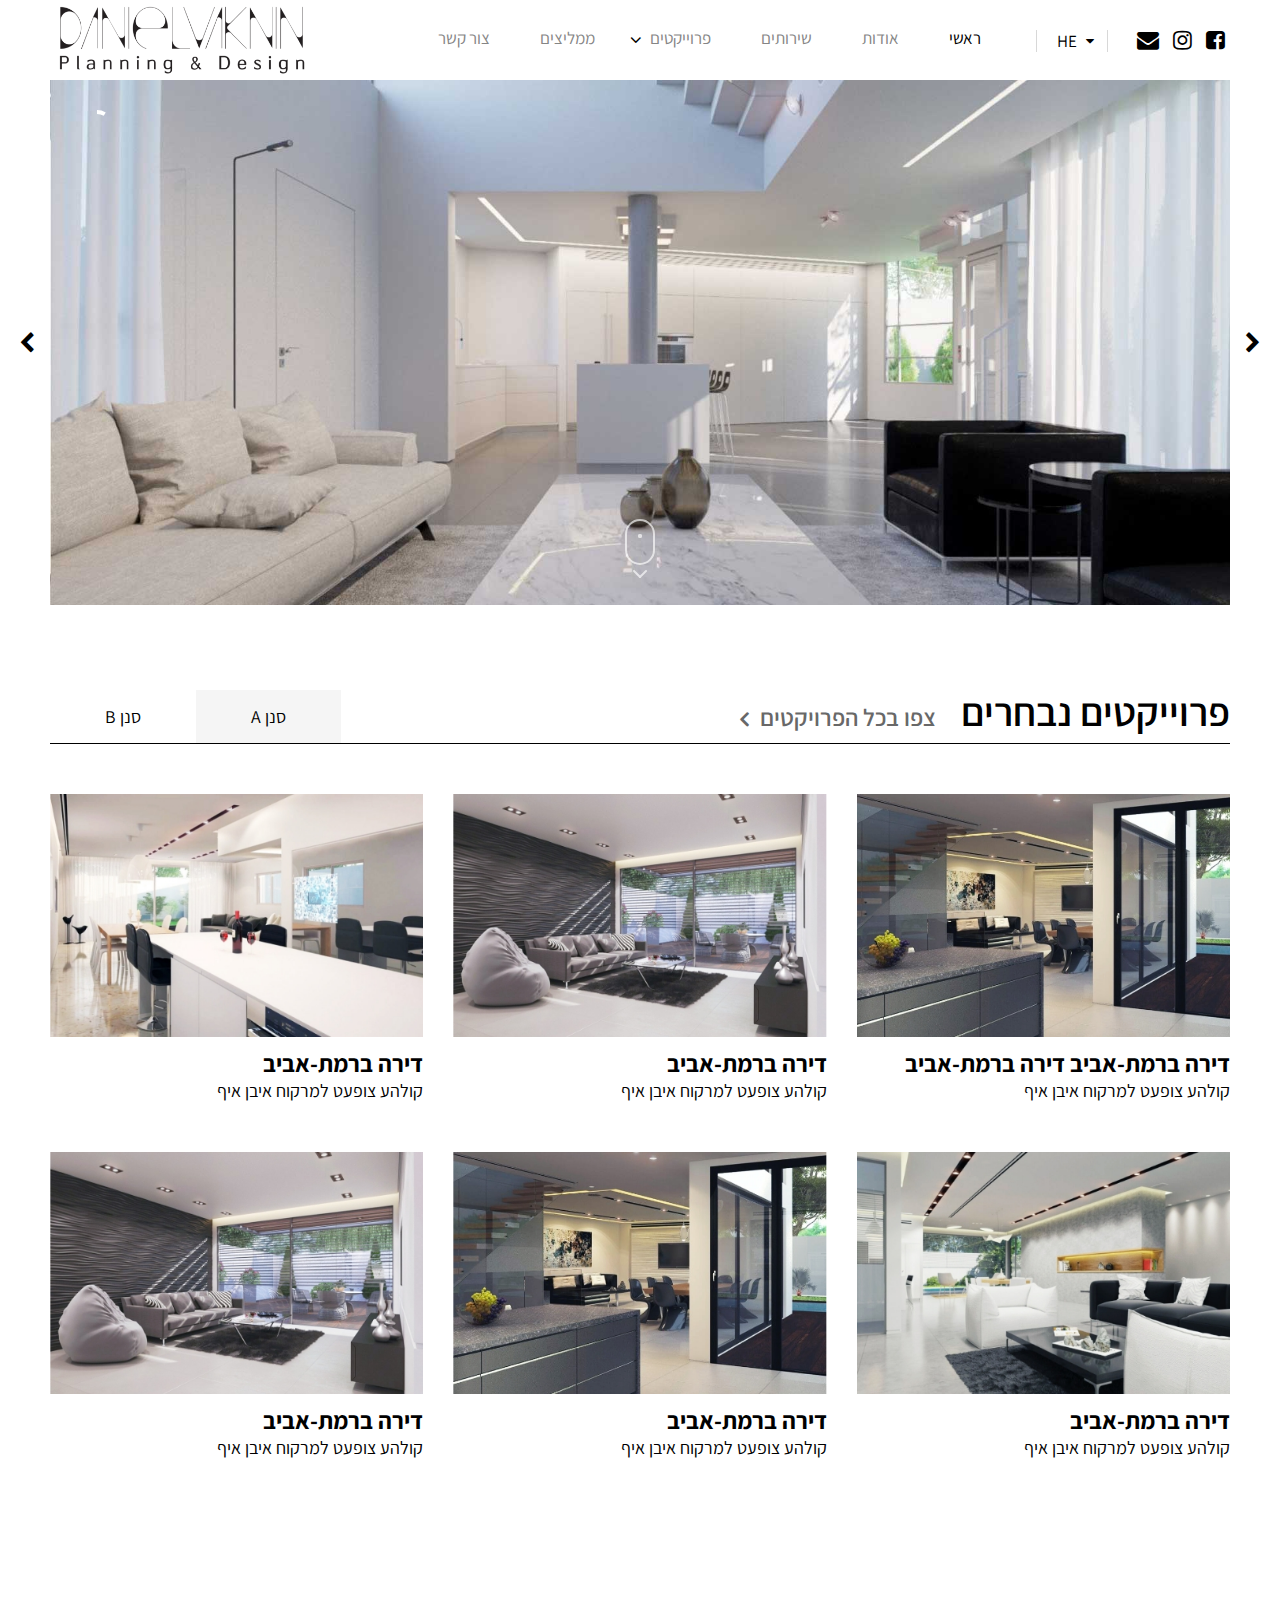
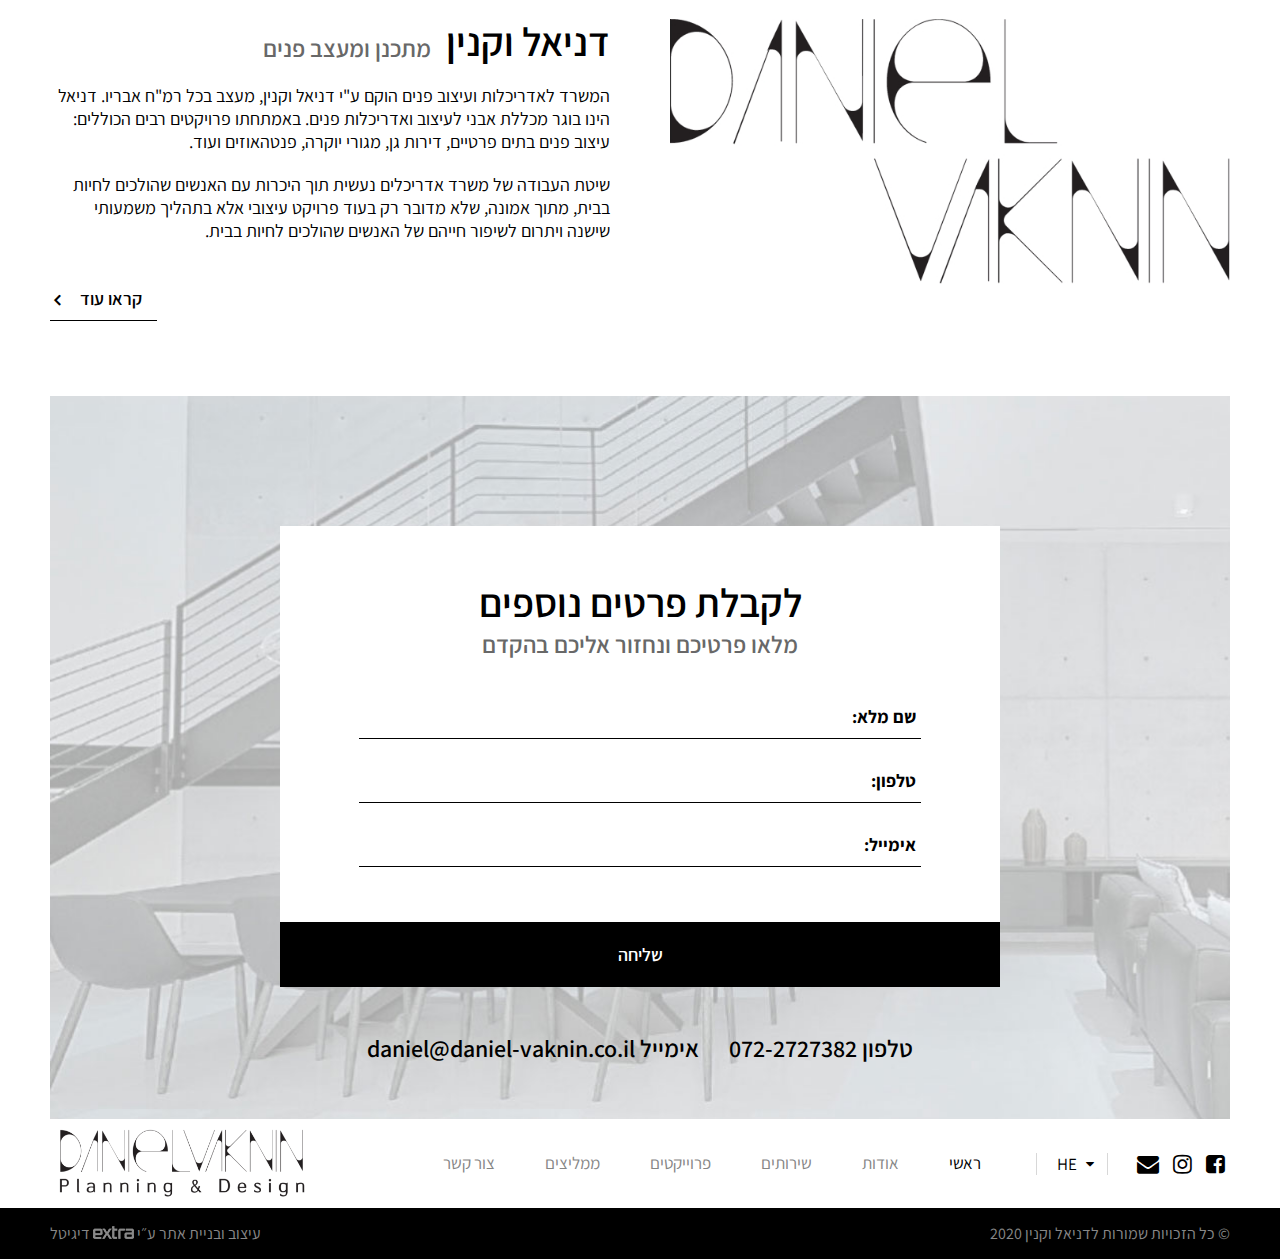
<file: app/index.html>
<!DOCTYPE html>
<html lang="en">
<head>
	<meta charset="UTF-8">
	<meta name="viewport" content="width=device-width, initial-scale=1.0">
	<link rel='shortcut icon' type='image/x-icon' href='images/favicon.ico' />
	<title>אדריכלות ועיצוב פנים | מעצב פנים ברמה גבוהה! - דניאל וקנין</title>
	<link rel="stylesheet" href="https://maxcdn.bootstrapcdn.com/font-awesome/4.7.0/css/font-awesome.min.css">
	<script src="js/jquery-3.2.0.min.js"></script>
	<script src="js/main.js"></script>

	<link rel="stylesheet" href="plugins/owl-carousel/owl.carousel.css">
	<script src="plugins/owl-carousel/owl.carousel.js"></script> 
	
	<link rel="stylesheet" href="plugins/fancybox/jquery.fancybox.css">
	<script src="plugins/fancybox/jquery.fancybox.js"></script> 
	
	<script src="plugins/scrollreveal/scrollreveal.js"></script> 
	<link rel="stylesheet" href="plugins/masterslider/style/masterslider.css" />  
	
	<script src="plugins/masterslider/masterslider.js"></script>
	
	<script src="plugins/mmenu/jquery-simple-mobilemenu.js"></script>
	<link rel="stylesheet" href="plugins/mmenu/styles/jquery-simple-mobilemenu-slide.css">

	<link rel="stylesheet" href="css/style.css">
</head>
<body>

	<header>
		<div class="header-inner">
			<div class="contacts">
				<a href="#" class="contact">
					<i class="fa fa-facebook-square" aria-hidden="true"></i>
				</a>
				<a href="#" class="contact">
					<i class="fa fa-instagram" aria-hidden="true"></i>
				</a>
				<a href="#" class="contact">
					<i class="fa fa-envelope" aria-hidden="true"></i>
				</a>
				<div class="lang">
					<p class="title">HE</p>
					<div class="dropdown">
						<a href="#">EN</a>
						<a href="#">FR</a>
						<a href="#">SP</a>
					</div>
				</div>
			</div>
			

			<div class="mobile-menu-cont">
				<ul class="mobile_menu">
					<li class="current_page_item"><a href="">ראשי</a></li>
					<li><a href="">אודות</a></li>
					<li><a href="">כתבות</a></li>
					<li><a href="">כתבות</a></li>
					<li><a href="">כיסוי קופות חולים</a></li>
					<li><a href="">יצירת קשר</a></li>
				</ul>
			</div>

   
			<div class="menu-cont">
				<ul class="main-menu">
					<li class="current_page_item"><a href="">ראשי</a></li>
					<li><a href="">אודות</a></li>
					<li><a href="">שירותים</a></li>
					<li  class="menu-item-has-children">
						<a href="">פרוייקטים</a>
						<ul class="sub-menu">
							<li class="menu-item"><a href="#">עיצוב דירות יוקרה</a></li>
							<li class="menu-item"><a href="#">עיצוב פנים מודרני</a></li>
							<li class="menu-item"><a href="#">עיצוב פנים מטבחים</a></li>
						</ul>
					</li>
					<li><a href="">ממליצים</a></li>
					<li><a href="">צור קשר</a>
						</li>
				</ul>
			</div>

			

			<a class="logo-cont" href="#">
				<img src="images/logo.png" alt="">
			</a>
		</div>
	</header>

	<section class="slider-top">

		<div class="master-slider ms-skin-default" id="masterslider">
		    <div class="ms-slide">
		        <img src="plugins/masterslider/style/blank.gif" data-src="images/index/slider-top/1.jpg" alt="lorem ipsum dolor sit"/>
		    </div>
		    <div class="ms-slide">
		        <img src="plugins/masterslider/style/blank.gif" data-src="images/index/slider-top/2.jpg" alt="lorem ipsum dolor sit"/>
		    </div>
		    <div class="ms-slide">
		        <img src="plugins/masterslider/style/blank.gif" data-src="images/index/slider-top/3.jpg" alt="lorem ipsum dolor sit"/>
		    </div>
		    <div class="ms-slide">
		        <img src="plugins/masterslider/style/blank.gif" data-src="images/index/slider-top/4.jpg" alt="lorem ipsum dolor sit"/>
		    </div>


		</div>

		<div class="wrap-scrolldownhoney">
			<div class="scrolldownhoney">
				<svg height="30" width="10">
					<circle class="scrolldownhoney-c1" cx="5" cy="15" r="2" />
					<circle class="scrolldownhoney-c2" cx="5" cy="15" r="2" />
				</svg>
				<svg height="30" width="30">
					<line x1="11" y1="15" x2="17" y2="21" />
					<line x1="17" y1="21" x2="23" y2="15" />
				</svg>
			</div>
		</div>
	</section>

	<section class="projects">
		<div class="section-inner">
			<div class="section-title">
				<p class="main">פרוייקטים נבחרים</p>
				<div class="middle">
					<a href="#" class="btn-more">צפו בכל הפרויקטים</a>
				</div>
				<div class="filters">
					<div class="item active">סנן A</div>
					<div class="item">סנן B</div>
				</div>
			</div>

			<a class="boxes">
				<div class="box">
					<div class="inner">
						<div class="image"><img src="images/index/projects/1.jpg" alt=""></div>
						<div class="info">
							<p class="title">דירה ברמת-אביב דירה ברמת-אביב</p>
							<p class="description">קולהע צופעט למרקוח איבן איף</p>
						</div>
					</div>
				</div>
				<div class="box">
					<div class="inner">
						<div class="image"><img src="images/index/projects/2.jpg" alt=""></div>
						<div class="info">
							<p class="title">דירה ברמת-אביב</p>
							<p class="description">קולהע צופעט למרקוח איבן איף</p>
						</div>
					</div>
				</div>
				<div class="box">
					<div class="inner">
						<div class="image"><img src="images/index/projects/3.jpg" alt=""></div>
						<div class="info">
							<p class="title">דירה ברמת-אביב</p>
							<p class="description">קולהע צופעט למרקוח איבן איף</p>
						</div>
					</div>
				</div>
				<div class="box">
					<div class="inner">
						<div class="image"><img src="images/index/projects/4.jpg" alt=""></div>
						<div class="info">
							<p class="title">דירה ברמת-אביב</p>
							<p class="description">קולהע צופעט למרקוח איבן איף</p>
						</div>
					</div>
				</div>
				<div class="box">
					<div class="inner">
						<div class="image"><img src="images/index/projects/1.jpg" alt=""></div>
						<div class="info">
							<p class="title">דירה ברמת-אביב</p>
							<p class="description">קולהע צופעט למרקוח איבן איף</p>
						</div>
					</div>
				</div>
				<div class="box">
					<div class="inner">
						<div class="image"><img src="images/index/projects/2.jpg" alt=""></div>
						<div class="info">
							<p class="title">דירה ברמת-אביב</p>
							<p class="description">קולהע צופעט למרקוח איבן איף</p>
						</div>
					</div>
				</div>
			</a>
		</div>
	</section>

	<section class="about">
		<div class="section-inner">
			<div class="parts">
				<div class="part">
					<img src="images/index/about.jpg" alt="">
				</div>

				<div class="part">
					<div class="title">
						<p class="main">דניאל וקנין</p>
						<p class="sub">מתכנן ומעצב פנים</p>
					</div>
					<div class="content">
						<p>המשרד לאדריכלות ועיצוב פנים הוקם ע"י דניאל וקנין, מעצב בכל רמ"ח אבריו. דניאל הינו בוגר מכללת אבני לעיצוב ואדריכלות פנים. באמתחתו פרויקטים רבים הכוללים: עיצוב פנים בתים פרטיים, דירות גן, מגורי יוקרה, פנטהאוזים ועוד.</p>

						<p>שיטת העבודה של משרד אדריכלים נעשית תוך היכרות עם האנשים שהולכים לחיות בבית, מתוך אמונה, שלא מדובר רק בעוד פרויקט עיצובי אלא בתהליך משמעותי שישנה ויתרום לשיפור חייהם של האנשים שהולכים לחיות בבית.</p>
					</div>

					<a href="#" class="btn-more">קראו עוד</a>
				</div>
			</div>
		</div>
	</section>
	
	<footer class="footer">
		<div class="part-top">
			<div class="section-inner">
				<div class="cont-form">
					<div class="inner">
						<p class="title">לקבלת פרטים נוספים</p>
						<p class="subtitle">מלאו פרטיכם ונחזור אליכם בהקדם</p>
						<div role="form" class="wpcf7" id="wpcf7-f5-o1" lang="en-US" dir="ltr">
						<div class="screen-reader-response"></div>
						<form action="/#wpcf7-f5-o1" method="post" class="wpcf7-form" novalidate="novalidate">
						<span class="wpcf7-form-control-wrap your-name"><input type="text" name="your-name" value="" size="40" class="wpcf7-form-control wpcf7-text wpcf7-validates-as-required" aria-required="true" aria-invalid="false" placeholder="שם מלא:"></span>
						<span class="wpcf7-form-control-wrap tel-19"><input type="tel" name="tel-19" value="" size="40" class="wpcf7-form-control wpcf7-text wpcf7-tel wpcf7-validates-as-tel" aria-invalid="false" placeholder="טלפון:"></span>
						<span class="wpcf7-form-control-wrap your-email"><input type="email" name="your-email" value="" size="40" class="wpcf7-form-control wpcf7-text wpcf7-email wpcf7-validates-as-required wpcf7-validates-as-email" aria-required="true" aria-invalid="false" placeholder="אימייל:"></span>
						<input type="submit" value="שליחה" class="wpcf7-form-control wpcf7-submit"><span class="ajax-loader"></span><div class="wpcf7-response-output wpcf7-display-none"></div></form></div>
						
					</div>
				</div>

				<div class="contacts">
					<a href="#" class="contact">טלפון 072-2727382</a>
					<a href="#" class="contact">אימייל daniel@daniel-vaknin.co.il </a>
				</div>

			</div>
		</div>
		
		<div class="part-middle">
			<div class="contacts">
				<a href="#" class="contact">
					<i class="fa fa-facebook-square" aria-hidden="true"></i>
				</a>
				<a href="#" class="contact">
					<i class="fa fa-instagram" aria-hidden="true"></i>
				</a>
				<a href="#" class="contact">
					<i class="fa fa-envelope" aria-hidden="true"></i>
				</a>
				<div class="lang">
					<p class="title">HE</p>
					<div class="dropdown">
						<a href="#">EN</a>
						<a href="#">FR</a>
						<a href="#">SP</a>
					</div>
				</div>
			</div>
			
   
			<div class="menu-cont">
				<ul class="main-menu">
					<li class="current_page_item"><a href="">ראשי</a></li>
					<li><a href="">אודות</a></li>
					<li><a href="">שירותים</a></li>
					<li  class=""><a href="">פרוייקטים</a></li>
					<li><a href="">ממליצים</a></li>
					<li><a href="">צור קשר</a></li>
				</ul>
			</div>

			

			<a class="logo-cont" href="#">
				<img src="images/logo.png" alt="">
			</a>
		</div>

		<div class="part-bottom">
			<p class="copy">© כל הזכויות שמורות לדניאל וקנין 2020</p>
	
			<p class="credit">
				<span>עיצוב ובניית אתר ע״י </span>
				<img src="images/logoextra.png" alt="">
				<span>דיגיטל</span>
			</p>
		</div>
	</footer>

	<script>
		$(document).ready(function ($) {
			var sliderTop = new MasterSlider();
			var w = $(window).width();
			var h = w/2.247;
			if(w <= 600) {
			 	w = $(window).width();
			 	h = 500
			}
		    sliderTop.setup('masterslider' , {
				width           : w,
				height          : h,
				minHeight       : 0,
				space           : 0,
				start           : 1,
				grabCursor      : true,
				swipe           : true,
				mouse           : true,
				keyboard        : true,
	
				wheel           : false,
				autoplay        : true,
                instantStartLayers:true,
				mobileBGVideo:false,
				loop            : true,
				shuffle         : false,
				preload         : 0,
				heightLimit     : true,
				autoHeight      : false,
				smoothHeight    : true,
				endPause        : false,
				overPause       : false,
				fillMode        : "fill",
				centerControls  : false,
				startOnAppear   : false,
				layersMode      : "center",
				autofillTarget  : "",
				hideLayers      : false,
				fullscreenMargin: 50,
				speed           : 10,
				dir             : "h",
				view            : "parallaxMask"
			});
			sliderTop.control('arrows' , {autohide:false}); // here 
			sliderTop.control('circletimer' , {color:"#fff",radius:15, stroke:4, hideUnder:950});

			$(".wrap-scrolldownhoney").on("click", function(){
				$('html, body').animate({ scrollTop: $(".projects").offset().top
				}, 1000)
			});

			$(".lang .title").on("click", function(){
				$(".lang .dropdown").slideToggle();
			});
		});
	</script>
</body>
</html>
</file>
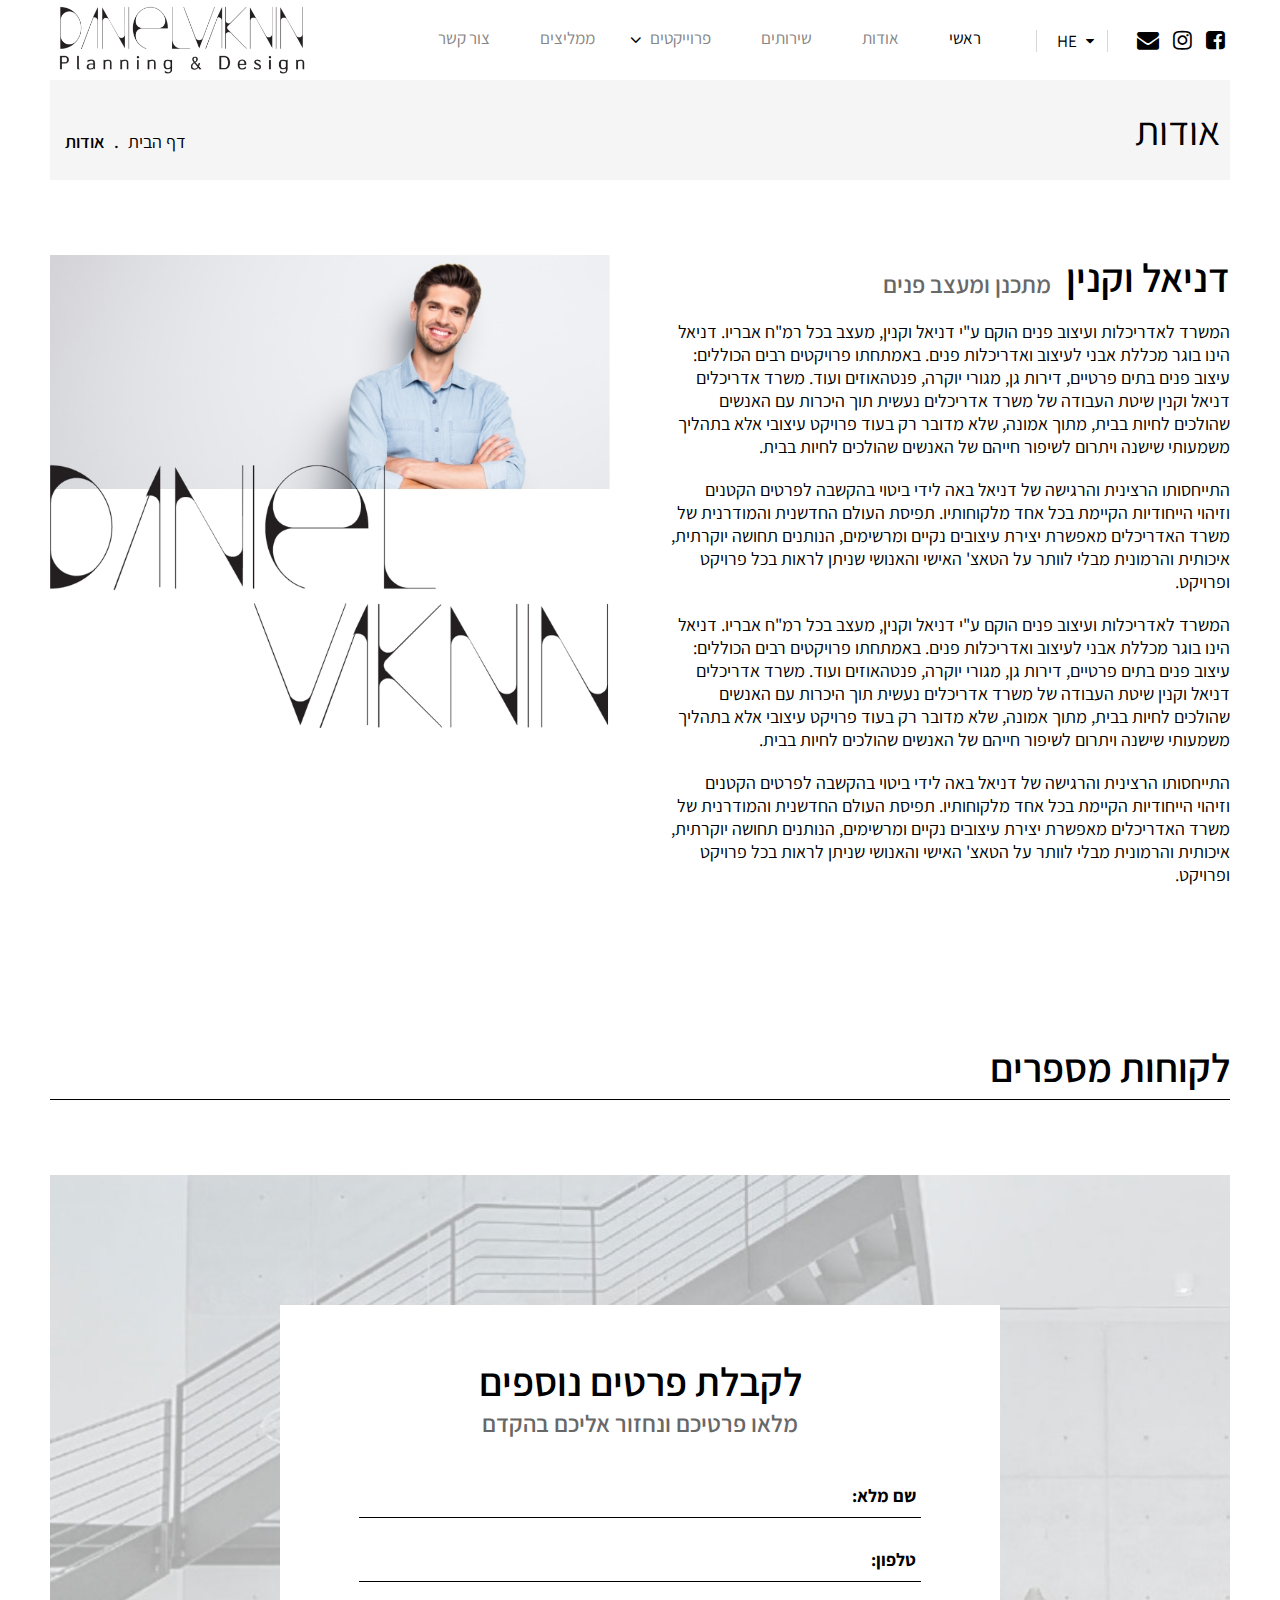
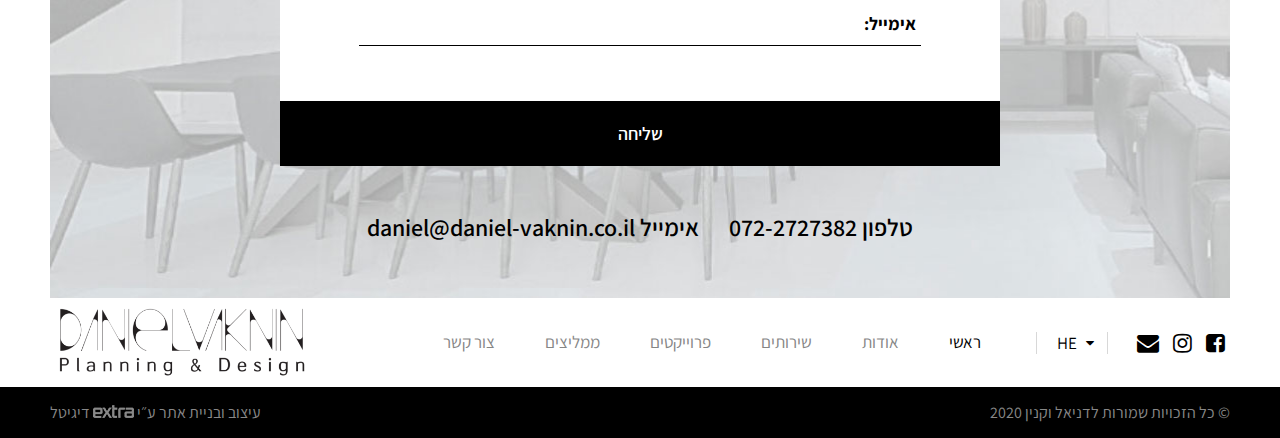
<file: app/about.html>
<!DOCTYPE html>
<html lang="en">
<head>
	<meta charset="UTF-8">
	<meta name="viewport" content="width=device-width, initial-scale=1.0">
	<link rel='shortcut icon' type='image/x-icon' href='images/favicon.ico' />
	<title>אדריכלות ועיצוב פנים | מעצב פנים ברמה גבוהה! - דניאל וקנין</title>
	<link rel="stylesheet" href="https://maxcdn.bootstrapcdn.com/font-awesome/4.7.0/css/font-awesome.min.css">
	<script src="js/jquery-3.2.0.min.js"></script>
	<script src="js/main.js"></script>

	<link rel="stylesheet" href="plugins/owl-carousel/owl.carousel.css">
	<script src="plugins/owl-carousel/owl.carousel.js"></script> 
	
	<link rel="stylesheet" href="plugins/fancybox/jquery.fancybox.css">
	<script src="plugins/fancybox/jquery.fancybox.js"></script> 
	
	<script src="plugins/scrollreveal/scrollreveal.js"></script> 
	<link rel="stylesheet" href="plugins/masterslider/style/masterslider.css" />  
	
	<script src="plugins/masterslider/masterslider.js"></script>
	
	<script src="plugins/mmenu/jquery-simple-mobilemenu.js"></script>
	<link rel="stylesheet" href="plugins/mmenu/styles/jquery-simple-mobilemenu-slide.css">

	<link rel="stylesheet" href="css/style.css">
</head>
<body>

	<header>
		<div class="header-inner">
			<div class="contacts">
				<a href="#" class="contact">
					<i class="fa fa-facebook-square" aria-hidden="true"></i>
				</a>
				<a href="#" class="contact">
					<i class="fa fa-instagram" aria-hidden="true"></i>
				</a>
				<a href="#" class="contact">
					<i class="fa fa-envelope" aria-hidden="true"></i>
				</a>
				<div class="lang">
					<p class="title">HE</p>
					<div class="dropdown">
						<a href="#">EN</a>
						<a href="#">FR</a>
						<a href="#">SP</a>
					</div>
				</div>
			</div>
			

			<div class="mobile-menu-cont">
				<ul class="mobile_menu">
					<li class="current_page_item"><a href="">ראשי</a></li>
					<li><a href="">אודות</a></li>
					<li><a href="">כתבות</a></li>
					<li><a href="">כתבות</a></li>
					<li><a href="">כיסוי קופות חולים</a></li>
					<li><a href="">יצירת קשר</a></li>
				</ul>
			</div>

   
			<div class="menu-cont">
				<ul class="main-menu">
					<li class="current_page_item"><a href="">ראשי</a></li>
					<li><a href="">אודות</a></li>
					<li><a href="">שירותים</a></li>
					<li  class="menu-item-has-children">
						<a href="">פרוייקטים</a>
						<ul class="sub-menu">
							<li class="menu-item"><a href="#">עיצוב דירות יוקרה</a></li>
							<li class="menu-item"><a href="#">עיצוב פנים מודרני</a></li>
							<li class="menu-item"><a href="#">עיצוב פנים מטבחים</a></li>
						</ul>
					</li>
					<li><a href="">ממליצים</a></li>
					<li><a href="">צור קשר</a>
						</li>
				</ul>
			</div>

			

			<a class="logo-cont" href="#">
				<img src="images/logo.png" alt="">
			</a>
		</div>
	</header>

	<section class="top-inner">
		<div class="section-inner">
			<p class="title">אודות</p>
			<div class="breadcrumbs">
				<p class="line"><span><span><a href="#">דף הבית</a> . <span class="breadcrumb_last">אודות</span></span></span></p>
			</div>
		</div>
	</section>

	<section class="about">
		<div class="section-inner">
			<div class="parts">
				<div class="part">
					<div class="title">
						<p class="main">דניאל וקנין</p>
						<p class="sub">מתכנן ומעצב פנים</p>
					</div>
					<div class="content">
						<p>המשרד לאדריכלות ועיצוב פנים הוקם ע"י דניאל וקנין, מעצב בכל רמ"ח אבריו. דניאל הינו בוגר מכללת אבני לעיצוב ואדריכלות פנים. באמתחתו פרויקטים רבים הכוללים: עיצוב פנים בתים פרטיים, דירות גן, מגורי יוקרה, פנטהאוזים ועוד. משרד אדריכלים דניאל וקנין שיטת העבודה של משרד אדריכלים נעשית תוך היכרות עם האנשים שהולכים לחיות בבית, מתוך אמונה, שלא מדובר רק בעוד פרויקט עיצובי אלא בתהליך משמעותי שישנה ויתרום לשיפור חייהם של האנשים שהולכים לחיות בבית.</p>

 						<p>התייחסותו הרצינית והרגישה של דניאל באה לידי ביטוי בהקשבה לפרטים הקטנים וזיהוי הייחודיות הקיימת בכל אחד מלקוחותיו. תפיסת העולם החדשנית והמודרנית של משרד האדריכלים מאפשרת יצירת עיצובים נקיים ומרשימים, הנותנים תחושה יוקרתית, איכותית והרמונית מבלי לוותר על הטאצ' האישי והאנושי שניתן לראות בכל פרויקט ופרויקט.</p>

 						<p>המשרד לאדריכלות ועיצוב פנים הוקם ע"י דניאל וקנין, מעצב בכל רמ"ח אבריו. דניאל הינו בוגר מכללת אבני לעיצוב ואדריכלות פנים. באמתחתו פרויקטים רבים הכוללים: עיצוב פנים בתים פרטיים, דירות גן, מגורי יוקרה, פנטהאוזים ועוד. משרד אדריכלים דניאל וקנין שיטת העבודה של משרד אדריכלים נעשית תוך היכרות עם האנשים שהולכים לחיות בבית, מתוך אמונה, שלא מדובר רק בעוד פרויקט עיצובי אלא בתהליך משמעותי שישנה ויתרום לשיפור חייהם של האנשים שהולכים לחיות בבית.</p>

 						<p>התייחסותו הרצינית והרגישה של דניאל באה לידי ביטוי בהקשבה לפרטים הקטנים וזיהוי הייחודיות הקיימת בכל אחד מלקוחותיו. תפיסת העולם החדשנית והמודרנית של משרד האדריכלים מאפשרת יצירת עיצובים נקיים ומרשימים, הנותנים תחושה יוקרתית, איכותית והרמונית מבלי לוותר על הטאצ' האישי והאנושי שניתן לראות בכל פרויקט ופרויקט.</p>
					</div>
				</div>

				<div class="part">
					<img src="images/inner/about.jpg" alt="">
				</div>
			</div>
		</div>
	</section>

	<section class="testimonials">
		<div class="section-inner">
			<div class="section-title">
				<p class="main">לקוחות מספרים</p>
			</div>
		</div>
	</section>
	
	<footer class="footer">
		<div class="part-top">
			<div class="section-inner">
				<div class="cont-form">
					<div class="inner">
						<p class="title">לקבלת פרטים נוספים</p>
						<p class="subtitle">מלאו פרטיכם ונחזור אליכם בהקדם</p>
						<div role="form" class="wpcf7" id="wpcf7-f5-o1" lang="en-US" dir="ltr">
						<div class="screen-reader-response"></div>
						<form action="/#wpcf7-f5-o1" method="post" class="wpcf7-form" novalidate="novalidate">
						<span class="wpcf7-form-control-wrap your-name"><input type="text" name="your-name" value="" size="40" class="wpcf7-form-control wpcf7-text wpcf7-validates-as-required" aria-required="true" aria-invalid="false" placeholder="שם מלא:"></span>
						<span class="wpcf7-form-control-wrap tel-19"><input type="tel" name="tel-19" value="" size="40" class="wpcf7-form-control wpcf7-text wpcf7-tel wpcf7-validates-as-tel" aria-invalid="false" placeholder="טלפון:"></span>
						<span class="wpcf7-form-control-wrap your-email"><input type="email" name="your-email" value="" size="40" class="wpcf7-form-control wpcf7-text wpcf7-email wpcf7-validates-as-required wpcf7-validates-as-email" aria-required="true" aria-invalid="false" placeholder="אימייל:"></span>
						<input type="submit" value="שליחה" class="wpcf7-form-control wpcf7-submit"><span class="ajax-loader"></span><div class="wpcf7-response-output wpcf7-display-none"></div></form></div>
						
					</div>
				</div>

				<div class="contacts">
					<a href="#" class="contact">טלפון 072-2727382</a>
					<a href="#" class="contact">אימייל daniel@daniel-vaknin.co.il </a>
				</div>

			</div>
		</div>
		
		<div class="part-middle">
			<div class="contacts">
				<a href="#" class="contact">
					<i class="fa fa-facebook-square" aria-hidden="true"></i>
				</a>
				<a href="#" class="contact">
					<i class="fa fa-instagram" aria-hidden="true"></i>
				</a>
				<a href="#" class="contact">
					<i class="fa fa-envelope" aria-hidden="true"></i>
				</a>
				<div class="lang">
					<p class="title">HE</p>
					<div class="dropdown">
						<a href="#">EN</a>
						<a href="#">FR</a>
						<a href="#">SP</a>
					</div>
				</div>
			</div>
			
   
			<div class="menu-cont">
				<ul class="main-menu">
					<li class="current_page_item"><a href="">ראשי</a></li>
					<li><a href="">אודות</a></li>
					<li><a href="">שירותים</a></li>
					<li  class=""><a href="">פרוייקטים</a></li>
					<li><a href="">ממליצים</a></li>
					<li><a href="">צור קשר</a></li>
				</ul>
			</div>

			

			<a class="logo-cont" href="#">
				<img src="images/logo.png" alt="">
			</a>
		</div>

		<div class="part-bottom">
			<p class="copy">© כל הזכויות שמורות לדניאל וקנין 2020</p>
	
			<p class="credit">
				<span>עיצוב ובניית אתר ע״י </span>
				<img src="images/logoextra.png" alt="">
				<span>דיגיטל</span>
			</p>
		</div>
	</footer>

	<script>
		$(document).ready(function ($) {

			$(".lang .title").on("click", function(){
				$(".lang .dropdown").slideToggle();
			});
		});
	</script>
</body>
</html>
</file>
<file: app/plugins/masterslider/style/masterslider.css>
/**
 *  Master Slider
 * 	Core css file
 */

.master-slider{
	position: relative;
	visibility: hidden;
	-moz-transform: translate3d(0 , 0 , 0);
}

.master-slider a {
	-webkit-transition: none;
	-o-transition: none;
	transition: none;
}

.master-slider, .master-slider * {
	-webkit-box-sizing: content-box;
	-moz-box-sizing: content-box;
	box-sizing: content-box;
}

.master-slider.before-init{}

.master-slider.ms-fullheight{height: 100%;}

.ms-layout-partialview .ms-view {
	overflow: visible;
	background-color:transparent;
}

.ms-layout-partialview .ms-container { overflow: hidden; }

.master-slider img, .ms-slide-bgvideocont video {max-width:none;}

.ms-ie img{border:none;}
.ms-ie8 * {opacity:inherit;filter:inherit;}
.ms-ie7   {zoom:1;}

.ms-moz .ms-slide-bgcont>img { transform: translateX(0px); }

.ms-loading-container{
	position:absolute;
	width:100%;
	top:0;
}

.ms-slide-auto-height { display: table; }

.ms-loading-container .ms-loading,
.ms-slide .ms-slide-loading {
	width: 36px;
	height: 36px;
	background: url(loading-2.gif) no-repeat center white;
	border-radius: 60px;
	box-shadow: 0px 0px 3px rgba(0,0,0,0.2);
	position: absolute;
	left: 50%;
	top: 50%;
	margin: -18px;
	opacity: 0.9;
}


/* grab cursor */
.ms-no-swipe, .ms-def-cursor{cursor:auto !important;}
.ms-grab-cursor{cursor: url(grab.png), move;}
.ms-grabbing-cursor{cursor: url(grabbing.png), move;}
.ms-ie .ms-grab-cursor{cursor: move;}
.ms-ie .ms-grabbing-cursor {cursor: move;}

.ms-view {
	margin:0px auto;
	overflow:hidden;
	background:black;
	position:relative;
	-webkit-perspective: 2000px;
	-moz-perspective: 2000px;
	-ms-perspective: 2000px;
	perspective: 2000px;
}

.ms-view .ms-slide-container{position:relative;}

.ms-slide {
	position:absolute;
	height:100%;
	-webkit-transform: translateZ(0px);
	-ms-transform: translateZ(0px);
	-o-transform: translateZ(0px);
	transform: translateZ(0px);
}

.ms-wk .ms-slide {
	-webkit-transform-style: preserve-3d;
	transform-style: preserve-3d;
}

.ms-slide.selected {}

.ms-slide .ms-slide-bgcont,
.ms-slide .ms-slide-bgvideocont{
	position: absolute;
	overflow:hidden;
	width: 100%;
}

.ms-slide .ms-slide-link {
	display: block;
	width: 100%;
	height: 100%;
	position: absolute;
	top:0;
	z-index: 110;
}

.ms-ie .ms-slide-link {
	background: url("[data-uri]‌​AA7") 0 0 repeat;
}


.ms-slide .ms-slide-bgvideocont{
	z-index: 105;
	height: 100%;
}

.ms-wk .ms-slide .ms-slide-bgvideocont,
.ms-wk .ms-slide-bgvideocont>video{
	-webkit-transform: translateZ(0.3px);
	transform: translateZ(0.3px);
}

.ms-slide .ms-slide-bgvideo{
	position: absolute;
	top: 0px;
}

.ms-inner-controls-cont, .ms-container {position: relative; margin:0 auto;}
.ms-slide .ms-slide-bgcont img , .ms-container , .ms-inner-controls-cont{
	-webkit-user-select:none;
	-moz-user-select:none;
	-ms-user-select:none;
	user-select:none;
}

.ms-slide .ms-layer,
.ms-fixed-layers .ms-layer,
.ms-overlay-layers .ms-layer {
    position:absolute;
    pointer-events: auto;
}

.ms-layer-mask {
    position: absolute;
    overflow: hidden;
}

.ms-layer-mask .ms-layer{
    position: relative;
}

.ms-slide .ms-slide-layers,
.ms-overlay-layers .ms-slide-layers,
.ms-fixed-layers {
	position: absolute;
	overflow:hidden;
	width:100%;
	height: 100%;
	z-index: 109;
	top:0px;
	pointer-events: none;
}

.ms-slide .ms-slide-video{
	position:absolute;
	top:0;
	z-index: 111;
	background:black;
	padding:0;
	margin: 0;
	border: none;
}

.ms-parallax-layer {
	width: 100%;
	position: absolute;
	top: 0;
}

.ms-scroll-parallax-cont{
	position: absolute;
	top:0;
	width: 100%;
	height: 100%;
}

.ms-wk .ms-scroll-parallax-cont{
	-webkit-transform: translateZ(0.4px);
	transform: translateZ(0.4px);
}

/*.ms-scroll-parallax .ms-sl-selected .ms-scroll-parallax-cont,
.ms-scroll-parallax .ms-sl-selected .ms-slide-bgcont{}
.ms-scroll-parallax .ms-slide-bgcont{}*/

/* ------------------------------------------------------------------------------ */
/* Overlayer layers */
.ms-overlay-layers {
    position: absolute;
    top: 0;
    z-index: 120;
    width: 100%;
    height: 100%;
    pointer-events: none;
}

/*-----------------------------------------------------------*/
.ms-action-layer{cursor: pointer;}
.ms-btn-container{position: absolute;}
.ms-btn {
	text-decoration: none;
	display: inline-block;
	color:black;
	position: relative;
	padding: 8px 15px;
	cursor: pointer;
	white-space: nowrap;
}

.ms-default-btn{
	background: #0074A2;
	border-radius: 5px;
	color: #FFF;
}
.ms-default-btn:hover{background-color: #0098D5;}
.ms-default-btn:active{top:1px;}


.ms-btn-s{
    padding: 14px 17px;
    font-size: 80%;
    line-height: 0;
}

.ms-btn-m{
    padding: 12px 40px;
}

.ms-btn-n{
    padding: 8px 25px;
    font-size: 95%;
}

.ms-btn-l{
    padding: 17px 50px;
    font-size: 120%;
}

.ms-btn-box{}
.ms-btn-round{border-radius: 5px;}
.ms-btn-circle{border-radius: 100px;}
.ms-btn-outline-box{}
.ms-btn-outline-round{border-radius: 5px;}
.ms-btn-outline-circle{border-radius: 100px;}
/*-----------------------------------------------------------*/

.ms-layer.video-box{background:black;}
.ms-layer.video-box iframe{
	padding:0;
	margin: 0;
	border: none;
	position: absolute;
	z-index: 111;
}

.ms-slide .ms-slide-vpbtn , .ms-slide .ms-video-btn{
	position:absolute;
	cursor: pointer;
	z-index: 112;
}

.ms-slide .ms-slide-vcbtn{
	position:absolute;
	cursor: pointer;
	z-index: 113;
}

.ms-slide-vcbtn-mobile{
	position: relative;
	bottom: 0;
	left:0;
	width:100%;
	height: 28px;
	background-color: black;
	color: white;
	text-align: center;
	cursor: pointer;
	z-index: 113;
}

.ms-slide-vcbtn-mobile .ms-vcbtn-txt {
    text-transform: uppercase;
    font-family: sans-serif;
    font-size: 0.75em;
    display: inline-block;
    background: url(video-close-btn.png) no-repeat 0px 3px;
    padding-left: 15px;
    height: 15px;
    color: #DBDBDB;
    margin-top: 7px;
}

.ms-wk .ms-slide .ms-slide-vcbtn,
.ms-wk .ms-slide .ms-slide-layers,
.ms-wk .ms-slide .ms-slide-vpbtn,
.ms-wk .ms-slide .ms-slide-video,
.ms-wk .ms-slide-link {
	-webkit-transform: translateZ(0.44px);
	transform: translateZ(0.44px);
}

.ms-video-img{
	position:absolute;
	width:100%;
	height:100%;
	top:0;
	left:0;
}

.ms-mask-frame{
	overflow:hidden;
	position:absolute;
	float:left;
}

/* controls */

.ms-thumb-list{
	overflow:hidden;
	position:absolute;
}

.ms-thumb-list.ms-dir-h {width: 100%;}
.ms-thumb-list.ms-dir-v {height: 100%; top: 0;}
.ms-thumbs-cont{position: relative;}
.ms-thumb-frame img{width:100%;	height:auto;}
.ms-thumb-frame{
	cursor: pointer;
	float: left;
	overflow: hidden;
	opacity: 0.5;
	-webkit-transition: opacity 300ms;
	-moz-transition: opacity 300ms;
	-ms-transition: opacity 300ms;
	-o-transition: opacity 300ms;
	transition: opacity 300ms;
}
.ms-thumb-frame-selected{ opacity: 1; }

.ms-tabs .ms-thumb-frame {
	background-color: #F6f6f6;
	text-shadow: 0 1px 1px white;
	color: #222;
	border: solid 1px white;
	border-width: 0 1px 1px 0;
	overflow: visible;
	position: relative;
	opacity: 1;
	-webkit-transition: all 300ms ease-out;
    -moz-transition: all 300ms ease-out;
    -ms-transition: all 300ms ease-out;
    -o-transition: all 300ms ease-out;
    transition: all 300ms ease-out;
}

.ms-tabs.ms-dir-h .ms-thumb-frame {margin-top: 12px;}
.ms-tabs.ms-dir-v .ms-thumb-frame {margin-left: 12px;}
.ms-tabs.ms-dir-v.ms-align-left .ms-thumb-frame {margin-left: 0px;}
.ms-tabs.ms-dir-h.ms-align-top {z-index: 140;}
.ms-tabs.ms-dir-h.ms-align-top  .ms-thumb-frame{margin-top: -12px;}
.ms-tabs .ms-thumb{padding: 20px 20px;}
.ms-tabs .ms-thumb-frame-selected {	opacity: 1; background: #EDEDED;}
.ms-tabs .ms-thumb-frame .ms-thumb-ol {
    position: absolute;
    opacity: 0;
    -webkit-transition: all 300ms ease-out;
    -moz-transition: all 300ms ease-out;
    -ms-transition: all 300ms ease-out;
    -o-transition: all 300ms ease-out;
    transition: all 300ms ease-out;
}

.ms-tabs.ms-dir-h .ms-thumb-frame .ms-thumb-ol {
	top: 0px;
    left: 50%;
    margin-left: -12px;
	border-bottom: solid 12px #F6f6f6;
    border-left: solid 12px transparent;
    border-right: solid 12px transparent;
}

.ms-tabs.ms-dir-h.ms-align-bottom .ms-thumb-frame-selected .ms-thumb-ol{
	opacity: 1;
	top:-12px;
	border-bottom-color: #EDEDED;
}

.ms-tabs.ms-dir-h.ms-align-top .ms-thumb-frame .ms-thumb-ol {
	bottom: 0px;
	top:auto;
	border-bottom:0px;
	border-top: solid 12px #F6f6f6;
}

.ms-tabs.ms-dir-h.ms-align-top .ms-thumb-frame-selected .ms-thumb-ol{
	opacity: 1;
	bottom:-12px;
	border-top-color: #EDEDED;
}

.ms-tabs.ms-dir-v .ms-thumb-frame .ms-thumb-ol {
	top: 50%;
    left: 0;
    margin-top: -12px;
    border-right: solid 12px #EDEDED;
    border-top: solid 12px transparent;
    border-bottom: solid 12px transparent;
}

.ms-tabs.ms-dir-v.ms-align-right .ms-thumb-frame-selected .ms-thumb-ol{
	opacity: 1;
	left:-12px;
	border-right-color:#EDEDED;
}

.ms-tabs.ms-dir-v.ms-align-left .ms-thumb-frame .ms-thumb-ol {
    left: auto;
    right: 0;
    border-right: 0;
    border-left: solid 12px #EDEDED;
}

.ms-tabs.ms-dir-v.ms-align-left .ms-thumb-frame-selected .ms-thumb-ol{
	opacity: 1;
	right:-12px;
	border-left-color:#EDEDED;
}

/* horizontal thumblist arrows*/
.ms-thumb-list.ms-dir-h .ms-thumblist-fwd, .ms-thumb-list.ms-dir-h .ms-thumblist-bwd {
    height: 100%;
    width: 20px;
    position: absolute;
    left: 0;
    cursor: pointer;
    background: rgba(128, 128, 128, 0.5);
    text-align: center;
    color: white;
}

.ms-thumb-list.ms-dir-h .ms-thumblist-bwd {
    right: 0;
    left: auto;
}

.ms-thumb-list.ms-dir-h .ms-thumblist-fwd:after, .ms-thumb-list.ms-dir-h .ms-thumblist-bwd:after {
  content: close-quote;
  top: 43%;
  position: relative;
  border: solid rgba(0, 0, 0, 0);
  border-width: 5px 5px 5px 0px;
  display: block;
  border-right-color: #FFF;
  width: 6px;
  height: 1px;
}

.ms-thumb-list.ms-dir-h .ms-thumblist-bwd:after {
  border-width: 5px 0px 5px 5px;
  border-left-color: #FFF;
  left: 7px;
}

/* vertical thumblist arrows */
.ms-thumb-list.ms-dir-v .ms-thumblist-fwd, .ms-thumb-list.ms-dir-v .ms-thumblist-bwd {
    width: 100%;
    height: 20px;
    position: absolute;
    top: 0;
    cursor: pointer;
    background: rgba(128, 128, 128, 0.5);
    text-align: center;
    color: white;
}

.ms-thumb-list.ms-dir-v .ms-thumblist-bwd {
    bottom: 0;
    top: auto;
}

.ms-thumb-list.ms-dir-v .ms-thumblist-fwd:after, .ms-thumb-list.ms-dir-v .ms-thumblist-bwd:after {
  content: close-quote;
  left: 43%;
  position: relative;
  border: solid rgba(0, 0, 0, 0);
  border-width: 0px 5px 5px 5px;
  display: block;
  border-bottom-color: #FFF;
  height: 1px;
  top: 5px;
  width: 0;
}

.ms-thumb-list.ms-dir-v .ms-thumblist-bwd:after {
  border-width: 5px 5px 0px 5px;
  border-top-color: #FFF;
  top: 7px;
}


.ms-bullet{cursor:pointer;float: left;}
.ms-bullets.ms-dir-h {
	position: absolute;
	bottom: 20px;
	right: 50%;
	width: 100px;
}

.ms-bullets.ms-dir-v {
	position: absolute;
	top:50%;
}

.ms-bullets.ms-dir-v .ms-bullet{
	float: none;
}
.ms-bullets.ms-dir-h .ms-bullets-count {
	position: relative;
	right: -50%;
}

.ms-sbar {position: absolute;}
.ms-sbar.ms-dir-h {
	left: 10px;
	right: 10px;
	top: 5px
}

.ms-sbar.ms-dir-v {
	top: 10px;
	bottom: 10px;
	right: 5px
}

.ms-sbar .ms-bar {
	height: 4px;
	background: #333;
	border-radius: 4px;
}

.ms-sbar.ms-dir-v .ms-bar {	width: 4px;}

.ms-sbar .ms-bar{
	position:relative;
	-webkit-transition: opacity 300ms;
	-moz-transition: opacity 300ms;
	-ms-transition: opacity 300ms;
	-o-transition: opacity 300ms;
	transition: opacity 300ms;
}

.ms-timerbar {
	width: 100%;
	bottom: 0px;
	position: absolute;
}

.ms-ctimer {
	position: absolute;
	top: 30px;
	left: 30px;
	cursor: pointer;
}

.ms-ctimer-bullet {}

.ms-time-bar{
	-webkit-transition: width 120ms linear;
	-moz-transition: width 120ms linear;
	-ms-transition: width 120ms linear;
	-o-transition: width 120ms linear;
	transition: width 120ms linear;

}

.ms-ie7 .ms-tooltip-arrow{
	height:0px;
}

.ms-slide-info {position: absolute;}
.ms-slide-info.ms-dir-v {top:0;}
.ms-slide-info.ms-dir-h {width:100%;}

@keyframes point-anim{
	0% 		{transform: scale(0.5); -webkit-transform: scale(0.5); -moz-transform: scale(0.5); -o-transform: scale(0.5); -ms-transform: scale(0.5);  opacity: 1; }
	100% 	{transform: scale(0.5); -webkit-transform: scale(0.5); -moz-transform: scale(1.5); -o-transform: scale(1.5); -ms-transform: scale(1.5);  opacity: 0; }
}

@-webkit-keyframes point-anim{
	0% 		{-webkit-transform: scale(0.5); opacity: 1; }
	100% 	{-webkit-transform: scale(1.5);	opacity: 0; }
}

/* In Android browser, using css animations over slider causes some crashes */
.ms-android .ms-tooltip-point .ms-point-border{
	animation:none;
	-moz-animation:none;
	-webkit-animation:none;
	-o-animation:none;
}
</file>
<file: app/css/style.css>
/* Fonts */
@import url("https://fonts.googleapis.com/css2?family=Assistant:wght@300;400;600;700&display=swap");
/* /Fonts */
/* Global */
html {
  margin: 0 !important;
  overflow-x: hidden; }

body {
  position: relative;
  margin: 0;
  padding: 0;
  overflow-x: hidden;
  font-family: 'Assistant', sans-serif;
  font-weight: 400;
  font-size: 18px;
  padding: 0 50px; }
  @media only screen and (max-width: 1200px) {
    body {
      padding: 0 25px; } }
  @media only screen and (max-width: 950px) {
    body {
      padding: 0 10px;
      padding-top: 45px; } }

a {
  text-decoration: none;
  color: inherit; }

*, *::before, *::after {
  -webkit-box-sizing: border-box;
          box-sizing: border-box;
  direction: rtl; }

p, h1, h2, h3, h4, h5, h6 {
  margin: 0; }

ul {
  -webkit-padding-start: 0;
  list-style: none;
  margin: 0;
  padding: 0; }

img {
  max-width: 100%; }

section {
  width: 100%;
  max-width: 1920px;
  margin: auto;
  position: relative;
  padding: 90px 0; }
  @media only screen and (max-width: 1370px) {
    section {
      padding: 75px 0; } }
  @media only screen and (max-width: 1200px) {
    section {
      padding: 55px 0; } }
  @media only screen and (max-width: 950px) {
    section {
      padding: 30px 0; } }

.section-inner {
  max-width: 1500px;
  width: 100%;
  margin: auto;
  position: relative; }

/* ----------------- Header -------------------- */
header {
  width: 100%;
  margin: auto;
  position: relative;
  top: 0;
  z-index: 99;
  -webkit-transition: 0.5s;
  transition: 0.5s;
  background: #fff;
  height: 80px; }
  header .header-inner {
    width: 100%;
    max-width: 1860px;
    margin: auto;
    direction: rtl;
    display: -webkit-box;
    display: -ms-flexbox;
    display: flex;
    -webkit-box-pack: justify;
        -ms-flex-pack: justify;
            justify-content: space-between;
    -webkit-box-align: center;
        -ms-flex-align: center;
            align-items: center;
    width: 100%;
    height: 100%; }
    header .header-inner .menu-cont {
      margin: 0 30px;
      height: 100%;
      -webkit-box-flex: 1;
          -ms-flex-positive: 1;
              flex-grow: 1; }
      header .header-inner .menu-cont ul.main-menu {
        position: relative;
        display: -webkit-box;
        display: -ms-flexbox;
        display: flex;
        -webkit-box-pack: start;
            -ms-flex-pack: start;
                justify-content: flex-start;
        height: 100%; }
        header .header-inner .menu-cont ul.main-menu > li {
          position: static;
          margin: 0 10px;
          height: 100%; }
          header .header-inner .menu-cont ul.main-menu > li.menu-item-has-children {
            position: relative;
            padding-left: 5px; }
            header .header-inner .menu-cont ul.main-menu > li.menu-item-has-children:after {
              display: block;
              font-family: FontAwesome;
              content: "\f107";
              position: absolute;
              left: 0;
              top: 50%;
              -webkit-transform: translateY(-50%);
                      transform: translateY(-50%); }
          header .header-inner .menu-cont ul.main-menu > li > a {
            position: relative;
            -webkit-transition: 0.5s;
            transition: 0.5s;
            font-family: 'Assistant', sans-serif;
            font-weight: 400;
            font-size: 17px;
            color: #858585;
            padding: 10px 15px;
            white-space: nowrap;
            display: inline-block;
            height: 100%;
            line-height: 57px; }
            header .header-inner .menu-cont ul.main-menu > li > a:hover {
              color: #000000; }
          header .header-inner .menu-cont ul.main-menu > li.current_page_item a {
            color: #000000; }
          header .header-inner .menu-cont ul.main-menu > li .sub-menu {
            padding: 20px;
            position: absolute;
            left: 50%;
            -webkit-transform: translateX(-50%);
                    transform: translateX(-50%);
            top: 100%;
            background-color: #fff;
            visibility: hidden;
            opacity: 0;
            -webkit-transition: 0.15s;
            transition: 0.15s; }
            header .header-inner .menu-cont ul.main-menu > li .sub-menu li {
              margin: 0; }
              header .header-inner .menu-cont ul.main-menu > li .sub-menu li a {
                font-family: 'Assistant', sans-serif;
                font-weight: 400;
                font-size: 17px;
                color: #858585;
                padding: 5px 10px;
                white-space: nowrap;
                display: inline-block;
                -webkit-transition: 0.5s;
                transition: 0.5s; }
                header .header-inner .menu-cont ul.main-menu > li .sub-menu li a:hover {
                  color: #000000; }
          header .header-inner .menu-cont ul.main-menu > li:hover .sub-menu {
            visibility: visible;
            opacity: 1; }
    header .header-inner .logo-cont {
      display: block;
      padding-top: 10px;
      text-align: left; }
    header .header-inner .contacts {
      text-align: right;
      white-space: nowrap; }
      header .header-inner .contacts .contact {
        display: inline-block;
        vertical-align: middle;
        color: #000;
        font-size: 22px;
        margin: 0 5px;
        -webkit-transition: 0.25s;
        transition: 0.25s; }
        header .header-inner .contacts .contact:hover {
          color: #858585; }
      header .header-inner .contacts .lang {
        display: inline-block;
        vertical-align: middle;
        margin-right: 20px;
        position: relative; }
        header .header-inner .contacts .lang .dropdown {
          position: absolute;
          top: 100%;
          background: #fff;
          padding: 10px;
          width: 100%;
          text-align: center;
          display: none; }
          header .header-inner .contacts .lang .dropdown a {
            display: block;
            font-family: 'Assistant', sans-serif;
            font-weight: 400;
            font-size: 17px;
            color: #000;
            margin-top: 5px; }
        header .header-inner .contacts .lang .title {
          display: inline-block;
          position: relative;
          padding-left: 20px;
          padding-right: 30px;
          font-family: 'Assistant', sans-serif;
          font-weight: 400;
          font-size: 17px;
          color: #000;
          border-right: 1px solid #D8D8D8;
          border-left: 1px solid #D8D8D8;
          cursor: pointer; }
          header .header-inner .contacts .lang .title:after {
            content: "\f0d7";
            font-family: FontAwesome;
            position: absolute;
            display: block;
            top: 4px;
            right: 13px;
            font-size: 14px; }
  @media only screen and (max-width: 1200px) {
    header {
      height: 60px; }
      header .header-inner .menu-cont {
        margin: 0 15px; }
        header .header-inner .menu-cont ul.main-menu > li > a {
          line-height: 38px;
          padding: 10px 10px;
          font-size: 16px; }
        header .header-inner .menu-cont ul.main-menu > li .sub-menu li a {
          font-size: 18px;
          padding: 7px 7px; }
      header .header-inner .logo-cont img {
        height: 40px; } }
  @media only screen and (max-width: 950px) {
    header {
      position: fixed !important;
      background-color: #fff;
      -webkit-box-shadow: 0px 2px 5px 0px rgba(50, 50, 50, 0.25);
              box-shadow: 0px 2px 5px 0px rgba(50, 50, 50, 0.25);
      left: 0;
      right: 0;
      top: 0;
      height: 45px; }
      header .header-inner {
        padding: 0 10px; }
        header .header-inner .menu-cont {
          display: none; }
        header .header-inner .logo-cont img {
          height: 35px; }
        header .header-inner .contacts {
          padding-right: 45px; }
          header .header-inner .contacts .lang {
            margin-right: 10px; }
            header .header-inner .contacts .lang .title {
              padding-left: 10px;
              padding-right: 25px;
              border-left: none; } }

/* ----------------- /Header -------------------- */
.mobile-menu-cont {
  display: none; }

#sm_menu_ham {
  float: right;
  left: auto;
  top: 10px;
  right: 10px; }
  #sm_menu_ham span {
    background-color: #00324B;
    height: 3px; }

.sm_menu_outer {
  background: #EEF1F3; }
  .sm_menu_outer .mobile_menu li {
    border-top: 1px solid #d6dbde;
    border-bottom: 1px solid #d6dbde;
    -o-border-image: linear-gradient(to right, rgba(0, 0, 0, 0) 0%, #d6dbde 20%, #d6dbde 50%, #d6dbde 80%, rgba(0, 0, 0, 0) 100%) 0 0 1 0;
       border-image: -webkit-gradient(linear, left top, right top, from(rgba(0, 0, 0, 0)), color-stop(20%, #d6dbde), color-stop(50%, #d6dbde), color-stop(80%, #d6dbde), to(rgba(0, 0, 0, 0))) 0 0 1 0;
       border-image: linear-gradient(to right, rgba(0, 0, 0, 0) 0%, #d6dbde 20%, #d6dbde 50%, #d6dbde 80%, rgba(0, 0, 0, 0) 100%) 0 0 1 0; }
    .sm_menu_outer .mobile_menu li a {
      font-family: 'Assistant', sans-serif;
      font-weight: 400;
      padding: 15px 15px;
      color: #00324B; }
  .sm_menu_outer .mobile_menu .sub-menu {
    background-color: #EEF1F3 !important; }
  .sm_menu_outer .mobile_menu .current_page_item > a {
    color: #F5A12D; }

.sm_menu_outer.slide .mobile_menu li.hasChild > a {
  background: url(../plugins/mmenu/images/next.png) no-repeat scroll 10px center/5% auto; }

.sm_menu_outer .mobile_menu li.back a {
  padding: 20px 45px 20px 5px;
  background: url(../plugins/mmenu/images/back.png) no-repeat scroll right 15px center/5% auto; }

.sm_menu_outer {
  height: calc(100vh - 45px); }

/* ---------------------- Section slider-top ---------------------- */
section.slider-top {
  padding: 0; }

/* --------------------- /Section slider-top ---------------------- */
/* ---------------------- Section projects ---------------------- */
section.projects .filters {
  font-size: 0; }
  section.projects .filters .item {
    font-family: 'Assistant', sans-serif;
    font-weight: 400;
    font-size: 18px;
    color: #000;
    display: inline-block;
    vertical-align: middle;
    padding: 15px 55px;
    cursor: pointer;
    -webkit-transition: 0.5s;
    transition: 0.5s; }
    section.projects .filters .item:hover, section.projects .filters .item.active {
      background: #F5F5F5; }

section.projects .middle {
  padding-bottom: 10px;
  -webkit-box-flex: 1;
      -ms-flex-positive: 1;
          flex-grow: 1;
  margin: 0 25px; }

section.projects .btn-more {
  position: relative;
  padding-left: 20px;
  font-family: 'Assistant', sans-serif;
  font-weight: 600;
  font-size: 24px;
  color: #686868;
  -webkit-transition: 0.5s;
  transition: 0.5s; }
  section.projects .btn-more:after {
    content: "\f104";
    position: absolute;
    top: 5px;
    left: 0;
    font-family: FontAwesome;
    -webkit-transition: 0.5s;
    transition: 0.5s; }
  section.projects .btn-more:hover {
    color: #000; }
    section.projects .btn-more:hover:after {
      left: -5px; }

section.projects .boxes {
  display: -webkit-box;
  display: -ms-flexbox;
  display: flex;
  -ms-flex-wrap: wrap;
      flex-wrap: wrap;
  font-size: 0;
  margin: -15px;
  margin-top: 50px; }
  section.projects .boxes .box {
    width: 33.333%;
    margin: 0;
    padding: 25px 15px;
    display: block;
    position: relative;
    overflow: hidden;
    cursor: pointer; }
    section.projects .boxes .box .inner {
      overflow: hidden;
      position: relative; }
    section.projects .boxes .box .image {
      position: relative;
      padding-bottom: 65%;
      overflow: hidden;
      width: 100%; }
      section.projects .boxes .box .image img {
        position: absolute;
        height: 100%;
        left: 50%;
        -webkit-transform: translateX(-50%);
                transform: translateX(-50%);
        -webkit-transition: 0.5s;
        transition: 0.5s; }
    section.projects .boxes .box .info {
      color: #000;
      margin-top: 10px;
      -webkit-transition: 0.5s;
      transition: 0.5s; }
      section.projects .boxes .box .info .title {
        font-family: 'Assistant', sans-serif;
        font-weight: 700;
        font-size: 24px; }
      section.projects .boxes .box .info .description {
        font-family: 'Assistant', sans-serif;
        font-weight: 400;
        font-size: 18px; }
    section.projects .boxes .box:hover .info {
      color: #686868; }
    section.projects .boxes .box:hover .image img {
      -webkit-transform: translateX(-50%) scale(1.1);
              transform: translateX(-50%) scale(1.1); }

@media only screen and (max-width: 1370px) {
  section.projects .boxes {
    margin-top: 25px; } }

@media only screen and (max-width: 1200px) {
  section.projects .boxes .box .info .title {
    font-size: 22px;
    line-height: 22px; }
  section.projects .boxes .box .info .description {
    font-size: 16px;
    margin-top: 5px; } }

@media only screen and (max-width: 950px) {
  section.projects .section-title {
    -ms-flex-wrap: wrap;
        flex-wrap: wrap; }
  section.projects .filters {
    width: 100%; }
    section.projects .filters .item {
      padding: 10px 35px; }
  section.projects .middle {
    margin: 0 15px;
    padding-bottom: 11px; }
  section.projects .btn-more {
    font-size: 18px;
    padding-left: 15px; }
    section.projects .btn-more:after {
      font-size: 18px;
      top: 3px; }
  section.projects .boxes {
    margin-top: 15px; }
    section.projects .boxes .box {
      width: 50%;
      padding: 15px 10px; }
      section.projects .boxes .box .info .title {
        font-size: 20px;
        line-height: 20px; } }

/* --------------------- /Section projects ---------------------- */
/* ---------------------- Section about ---------------------- */
section.about .parts {
  display: -webkit-box;
  display: -ms-flexbox;
  display: flex;
  margin: 0 -30px; }
  section.about .parts .part {
    width: 50%;
    padding: 0 30px; }

section.about .title {
  display: -webkit-box;
  display: -ms-flexbox;
  display: flex;
  -webkit-box-align: end;
      -ms-flex-align: end;
          align-items: flex-end; }
  section.about .title .main {
    font-family: 'Assistant', sans-serif;
    font-weight: 600;
    font-size: 40px;
    line-height: 45px;
    color: #000000; }
  section.about .title .sub {
    font-family: 'Assistant', sans-serif;
    font-weight: 600;
    font-size: 24px;
    color: #686868;
    margin-right: 15px; }

section.about .content {
  font-family: 'Assistant', sans-serif;
  font-weight: 400;
  font-size: 18px;
  color: #000; }
  section.about .content p {
    margin-top: 20px; }

section.about .btn-more {
  font-family: 'Assistant', sans-serif;
  font-weight: 600;
  font-size: 18px;
  color: #000000;
  position: relative;
  display: inline-block;
  padding-left: 30px;
  padding-right: 15px;
  float: left;
  margin-top: 45px;
  border-bottom: 1px solid #000;
  padding-bottom: 10px; }
  section.about .btn-more:after {
    content: "\f104";
    position: absolute;
    top: 4px;
    left: 4px;
    font-family: FontAwesome;
    -webkit-transition: 0.5s;
    transition: 0.5s; }
  section.about .btn-more:hover:after {
    left: -2px; }

@media only screen and (max-width: 950px) {
  section.about .parts {
    -ms-flex-wrap: wrap;
        flex-wrap: wrap;
    -webkit-box-orient: vertical;
    -webkit-box-direction: reverse;
        -ms-flex-direction: column-reverse;
            flex-direction: column-reverse; }
    section.about .parts .part {
      width: 100%; }
      section.about .parts .part:nth-child(1) {
        margin-top: 35px; }
  section.about .title .main {
    font-size: 35px;
    line-height: 35px; }
  section.about .title .sub {
    font-size: 20px;
    margin-right: 15px; }
  section.about .content {
    font-size: 16px; }
    section.about .content p {
      margin-top: 15px; }
  section.about .btn-more {
    float: right;
    margin-top: 25px; } }

/* --------------------- /Section about ---------------------- */
/* ---------------------- footer ---------------------- */
.wpcf7 {
  margin: auto;
  position: relative;
  padding: 0px 11%;
  padding-bottom: 120px;
  font-size: 0; }
  .wpcf7 input[type="url"], .wpcf7 input[type="email"], .wpcf7 input[type="tel"] {
    direction: rtl; }
  .wpcf7 input, .wpcf7 select {
    font-family: 'Assistant', sans-serif;
    font-weight: 700;
    font-size: 18px;
    border: none;
    color: #000;
    border-bottom: 1px solid #000;
    background: none;
    outline: none;
    padding: 10px 5px;
    width: 100%;
    height: 100%;
    direction: rtl; }
    .wpcf7 input::-webkit-input-placeholder, .wpcf7 select::-webkit-input-placeholder {
      /* WebKit browsers */
      color: #000; }
    .wpcf7 input:-moz-placeholder, .wpcf7 select:-moz-placeholder {
      /* Mozilla Firefox 4 to 18 */
      color: #000; }
    .wpcf7 input::-moz-placeholder, .wpcf7 select::-moz-placeholder {
      /* Mozilla Firefox 19+ */
      color: #000; }
    .wpcf7 input:-ms-input-placeholder, .wpcf7 select:-ms-input-placeholder {
      /* Internet Explorer 10+ */
      color: #000; }
    .wpcf7 input:focus, .wpcf7 select:focus {
      color: #858585; }
      .wpcf7 input:focus::-webkit-input-placeholder, .wpcf7 select:focus::-webkit-input-placeholder {
        /* WebKit browsers */
        color: #858585; }
      .wpcf7 input:focus:-moz-placeholder, .wpcf7 select:focus:-moz-placeholder {
        /* Mozilla Firefox 4 to 18 */
        color: #858585; }
      .wpcf7 input:focus::-moz-placeholder, .wpcf7 select:focus::-moz-placeholder {
        /* Mozilla Firefox 19+ */
        color: #858585; }
      .wpcf7 input:focus:-ms-input-placeholder, .wpcf7 select:focus:-ms-input-placeholder {
        /* Internet Explorer 10+ */
        color: #858585; }
  .wpcf7 .wpcf7-form-control-wrap {
    display: block;
    position: relative;
    margin-top: 20px; }
    .wpcf7 .wpcf7-form-control-wrap:first-child {
      margin-top: 0; }
  .wpcf7 input[type="submit"] {
    font-family: 'Assistant', sans-serif;
    font-weight: 600;
    font-size: 18px;
    color: #fff;
    background: #000;
    border: none;
    padding: 15px 35px;
    text-align: center;
    -webkit-transition: 0.5s;
    transition: 0.5s;
    display: inline-block;
    cursor: pointer;
    position: absolute;
    height: 65px;
    bottom: 0;
    left: -0;
    right: 0; }
    .wpcf7 input[type="submit"]:hover {
      background: #858585; }
  .wpcf7 span[role="alert"] {
    font-family: 'Assistant', sans-serif;
    font-weight: 400;
    font-size: 14px;
    color: #F5A12D;
    position: absolute;
    left: 0;
    bottom: -20px; }
  .wpcf7 .wpcf7-response-output {
    font-family: 'Assistant', sans-serif;
    font-weight: 400;
    font-size: 16px;
    color: #0f796f;
    position: absolute;
    bottom: -30px;
    border: none;
    padding: 0;
    margin: 0; }
  .wpcf7 .ajax-loader {
    display: none; }
  @media only screen and (max-width: 950px) {
    .wpcf7 {
      padding: 0px 20px;
      padding-bottom: 120px; } }

footer .part-top {
  padding-top: 130px;
  padding-bottom: 55px;
  background: #21a2de;
  background-image: url("../images/index/bg-footer.jpg");
  background-size: auto 100%;
  background-repeat: no-repeat; }
  footer .part-top .cont-form {
    max-width: 720px;
    margin: auto;
    position: relative; }
    footer .part-top .cont-form .inner {
      padding: 50px 0;
      padding-bottom: 0px;
      background: #fff;
      position: relative;
      z-index: 2; }
    footer .part-top .cont-form .title {
      font-family: 'Assistant', sans-serif;
      font-weight: 600;
      font-size: 40px;
      color: #000;
      text-align: center; }
    footer .part-top .cont-form .subtitle {
      text-align: center;
      font-family: 'Assistant', sans-serif;
      font-weight: 600;
      font-size: 24px;
      color: #686868; }
    footer .part-top .cont-form .wpcf7 {
      margin-top: 35px; }
  footer .part-top .contacts {
    display: -webkit-box;
    display: -ms-flexbox;
    display: flex;
    -webkit-box-pack: center;
        -ms-flex-pack: center;
            justify-content: center;
    margin-top: 45px; }
    footer .part-top .contacts .contact {
      display: block;
      font-family: 'Assistant', sans-serif;
      font-weight: 600;
      font-size: 24px;
      color: #000000;
      margin: 0 15px;
      -webkit-transition: 0.5s;
      transition: 0.5s; }
      footer .part-top .contacts .contact:hover {
        color: #858585; }

footer .part-middle {
  width: 100%;
  max-width: 1860px;
  margin: auto;
  direction: rtl;
  display: -webkit-box;
  display: -ms-flexbox;
  display: flex;
  -webkit-box-pack: justify;
      -ms-flex-pack: justify;
          justify-content: space-between;
  -webkit-box-align: center;
      -ms-flex-align: center;
          align-items: center;
  width: 100%;
  height: 100%; }
  footer .part-middle .menu-cont {
    margin: 0 30px;
    height: 100%;
    -webkit-box-flex: 1;
        -ms-flex-positive: 1;
            flex-grow: 1; }
    footer .part-middle .menu-cont ul.main-menu {
      position: relative;
      display: -webkit-box;
      display: -ms-flexbox;
      display: flex;
      -webkit-box-pack: start;
          -ms-flex-pack: start;
              justify-content: flex-start;
      height: 100%; }
      footer .part-middle .menu-cont ul.main-menu > li {
        position: static;
        margin: 0 10px;
        height: 100%; }
        footer .part-middle .menu-cont ul.main-menu > li > a {
          position: relative;
          -webkit-transition: 0.5s;
          transition: 0.5s;
          font-family: 'Assistant', sans-serif;
          font-weight: 400;
          font-size: 17px;
          color: #858585;
          padding: 10px 15px;
          white-space: nowrap;
          display: inline-block;
          height: 100%;
          line-height: 57px; }
          footer .part-middle .menu-cont ul.main-menu > li > a:hover {
            color: #000000; }
        footer .part-middle .menu-cont ul.main-menu > li.current_page_item a {
          color: #000000; }
  footer .part-middle .logo-cont {
    display: block;
    padding-top: 10px;
    text-align: left; }
  footer .part-middle .contacts {
    text-align: right;
    white-space: nowrap; }
    footer .part-middle .contacts .contact {
      display: inline-block;
      vertical-align: middle;
      color: #000;
      font-size: 22px;
      margin: 0 5px;
      -webkit-transition: 0.25s;
      transition: 0.25s; }
      footer .part-middle .contacts .contact:hover {
        color: #858585; }
    footer .part-middle .contacts .lang {
      display: inline-block;
      vertical-align: middle;
      margin-right: 20px;
      position: relative; }
      footer .part-middle .contacts .lang .dropdown {
        position: absolute;
        bottom: 100%;
        background: #fff;
        padding: 10px;
        width: 100%;
        text-align: center;
        display: none; }
        footer .part-middle .contacts .lang .dropdown a {
          display: block;
          font-family: 'Assistant', sans-serif;
          font-weight: 400;
          font-size: 17px;
          color: #000;
          margin-top: 5px; }
      footer .part-middle .contacts .lang .title {
        display: inline-block;
        position: relative;
        padding-left: 20px;
        padding-right: 30px;
        font-family: 'Assistant', sans-serif;
        font-weight: 400;
        font-size: 17px;
        color: #000;
        border-right: 1px solid #D8D8D8;
        border-left: 1px solid #D8D8D8;
        cursor: pointer; }
        footer .part-middle .contacts .lang .title:after {
          content: "\f0d7";
          font-family: FontAwesome;
          position: absolute;
          display: block;
          top: 4px;
          right: 13px;
          font-size: 14px; }

footer .part-bottom {
  background: #000;
  padding: 15px 50px;
  color: #888888;
  font-family: 'Assistant', sans-serif;
  font-weight: 400;
  font-size: 16px;
  display: -webkit-box;
  display: -ms-flexbox;
  display: flex;
  -webkit-box-pack: justify;
      -ms-flex-pack: justify;
          justify-content: space-between;
  -webkit-box-align: center;
      -ms-flex-align: center;
          align-items: center;
  margin: 0 -50px; }

@media only screen and (max-width: 1200px) {
  footer .part-top {
    padding-top: 90px; }
  footer .part-middle .menu-cont {
    margin: 0 15px; }
    footer .part-middle .menu-cont ul.main-menu > li > a {
      line-height: 38px;
      padding: 10px 10px;
      font-size: 16px; }
    footer .part-middle .menu-cont ul.main-menu > li .sub-menu li a {
      font-size: 18px;
      padding: 7px 7px; }
  footer .part-middle .logo-cont img {
    height: 40px; } }

@media only screen and (max-width: 950px) {
  footer .part-top {
    padding-top: 40px;
    padding-bottom: 40px; }
    footer .part-top .section-inner {
      padding: 0 10px; }
    footer .part-top .cont-form .inner {
      padding: 25px 0;
      padding-bottom: 0; }
    footer .part-top .cont-form .title {
      font-size: 30px; }
    footer .part-top .cont-form .subtitle {
      font-size: 20px; }
    footer .part-top .cont-form .wpcf7 {
      margin-top: 15px; }
    footer .part-top .contacts {
      -webkit-box-orient: vertical;
      -webkit-box-direction: normal;
          -ms-flex-direction: column;
              flex-direction: column;
      -webkit-box-align: center;
          -ms-flex-align: center;
              align-items: center;
      margin-top: 25px; }
      footer .part-top .contacts .contact {
        font-size: 20px;
        margin: 2px 0px; }
  footer .part-middle {
    padding: 15px 0;
    -webkit-box-orient: vertical;
    -webkit-box-direction: normal;
        -ms-flex-direction: column;
            flex-direction: column; }
    footer .part-middle .menu-cont ul.main-menu {
      padding: 5px 0;
      margin: 15px 0;
      -webkit-box-orient: vertical;
      -webkit-box-direction: normal;
          -ms-flex-direction: column;
              flex-direction: column;
      -webkit-box-align: center;
          -ms-flex-align: center;
              align-items: center;
      border-top: 1px solid #D8D8D8;
      border-bottom: 1px solid #D8D8D8; }
      footer .part-middle .menu-cont ul.main-menu > li > a {
        font-size: 16px;
        line-height: 20px;
        padding: 5px 5px;
        text-align: center; } }

@media only screen and (max-width: 700px) {
  footer .part-bottom {
    -webkit-box-orient: vertical;
    -webkit-box-direction: normal;
        -ms-flex-direction: column;
            flex-direction: column;
    -webkit-box-align: center;
        -ms-flex-align: center;
            align-items: center;
    padding: 10px; }
    footer .part-bottom div, footer .part-bottom p {
      margin: 5px 0; } }

/* --------------------- /footer ---------------------- */
/* ---------------------- Section top-inner ---------------------- */
section.top-inner {
  background-color: #F5F5F5;
  padding-top: 20px;
  padding-bottom: 20px;
  position: relative; }
  section.top-inner .section-inner {
    padding: 0 10px; }
  section.top-inner .title {
    font-family: 'Assistant', sans-serif;
    font-weight: 400;
    font-size: 60px;
    line-height: 60px;
    color: #000000;
    margin: 0;
    text-align: right;
    display: inline-block;
    vertical-align: middle; }
  section.top-inner .breadcrumbs {
    text-align: right;
    margin-top: 30px;
    display: inline-block;
    vertical-align: middle;
    float: left; }
  section.top-inner .line {
    font-family: 'Assistant', sans-serif;
    font-weight: 600;
    font-size: 18px;
    color: #000; }
    section.top-inner .line a {
      font-family: 'Assistant', sans-serif;
      font-weight: 400;
      font-size: 18px;
      color: #000;
      margin: 0 5px; }
    section.top-inner .line .breadcrumb_last {
      font-family: 'Assistant', sans-serif;
      font-weight: 600;
      font-size: 18px;
      color: #000;
      margin: 0 5px; }
  @media only screen and (max-width: 1370px) {
    section.top-inner .title {
      font-size: 40px; } }
  @media only screen and (max-width: 950px) {
    section.top-inner .title {
      font-size: 40px;
      line-height: 30px; }
    section.top-inner .breadcrumbs {
      float: none;
      display: block;
      margin-top: 15px; } }

/* --------------------- /Section top-inner ---------------------- */
.wrap-scrolldownhoney {
  left: 50%;
  position: absolute;
  text-align: center;
  bottom: 30px;
  -webkit-transform: translate(-50%, -50%);
          transform: translate(-50%, -50%);
  cursor: pointer;
  z-index: 3;
  opacity: 0.65; }
  .wrap-scrolldownhoney .scrolldownhoney {
    border: 2px solid #fff;
    border-radius: 30px;
    height: 46px;
    margin: 0 auto 8px;
    text-align: center;
    width: 30px; }
    .wrap-scrolldownhoney .scrolldownhoney .scrolldownhoney-c1,
    .wrap-scrolldownhoney .scrolldownhoney .scrolldownhoney-c2 {
      -webkit-animation-duration: 1.5s;
              animation-duration: 1.5s;
      -webkit-animation-name: scrolldownhoney;
              animation-name: scrolldownhoney;
      -webkit-animation-iteration-count: infinite;
              animation-iteration-count: infinite;
      fill: #fff; }
    .wrap-scrolldownhoney .scrolldownhoney line {
      stroke: #fff;
      stroke-width: 2;
      stroke-linecap: round;
      -webkit-animation-duration: 2s;
              animation-duration: 2s;
      -webkit-animation-name: scrolldownhoney;
              animation-name: scrolldownhoney;
      -webkit-animation-iteration-count: infinite;
              animation-iteration-count: infinite; }
  .wrap-scrolldownhoney .scrolldownhoney-c2 {
    -webkit-animation-delay: .75s;
            animation-delay: .75s; }
  @media only screen and (max-width: 1370px) {
    .wrap-scrolldownhoney {
      bottom: 5px; } }

@-webkit-keyframes scrolldownhoney {
  0% {
    opacity: 0;
    -webkit-transform: translate(0, -8px);
            transform: translate(0, -8px); }
  50% {
    opacity: 1;
    -webkit-transform: translate(0, 0);
            transform: translate(0, 0); }
  100% {
    opacity: 0;
    -webkit-transform: translate(0, 8px);
            transform: translate(0, 8px); } }

@keyframes scrolldownhoney {
  0% {
    opacity: 0;
    -webkit-transform: translate(0, -8px);
            transform: translate(0, -8px); }
  50% {
    opacity: 1;
    -webkit-transform: translate(0, 0);
            transform: translate(0, 0); }
  100% {
    opacity: 0;
    -webkit-transform: translate(0, 8px);
            transform: translate(0, 8px); } }

@-webkit-keyframes from-bottom {
  0% {
    opacity: 0;
    -webkit-transform: translateY(50%);
            transform: translateY(50%); }
  100% {
    opacity: 1;
    -webkit-transform: translateY(0%);
            transform: translateY(0%); } }

@keyframes from-bottom {
  0% {
    opacity: 0;
    -webkit-transform: translateY(50%);
            transform: translateY(50%); }
  100% {
    opacity: 1;
    -webkit-transform: translateY(0%);
            transform: translateY(0%); } }

.master-slider .ms-slide .ms-slide-bgcont {
  display: -webkit-box;
  display: -ms-flexbox;
  display: flex;
  -webkit-box-align: center;
      -ms-flex-align: center;
          align-items: center;
  -webkit-box-pack: center;
      -ms-flex-pack: center;
          justify-content: center; }
  .master-slider .ms-slide .ms-slide-bgcont img {
    margin: 0 !important; }

.master-slider .ms-nav-next, .master-slider .ms-nav-prev {
  position: absolute;
  top: 50%;
  -webkit-transform: translateY(-50%);
          transform: translateY(-50%);
  height: 30px;
  width: 20px;
  cursor: pointer;
  font-size: 22px; }

.master-slider .ms-nav-next {
  right: -30px; }
  .master-slider .ms-nav-next:after {
    content: "\f054";
    position: absolute;
    top: 4px;
    right: -1px;
    font-family: FontAwesome; }

.master-slider .ms-nav-prev {
  left: -30px; }
  .master-slider .ms-nav-prev:after {
    content: "\f053";
    position: absolute;
    top: 4px;
    left: -1px;
    font-family: FontAwesome; }

@media only screen and (max-width: 1200px) {
  .master-slider .ms-nav-next {
    right: -20px; }
  .master-slider .ms-nav-prev {
    left: -20px; } }

@media only screen and (max-width: 950px) {
  .master-slider .ms-nav-next, .master-slider .ms-nav-prev {
    background: #fff; }
  .master-slider .ms-nav-next {
    right: 0px; }
  .master-slider .ms-nav-prev {
    left: 0px; } }

.section-title {
  border-bottom: 1px solid #000;
  display: -webkit-box;
  display: -ms-flexbox;
  display: flex;
  -webkit-box-align: end;
      -ms-flex-align: end;
          align-items: flex-end;
  -webkit-box-pack: justify;
      -ms-flex-pack: justify;
          justify-content: space-between; }
  .section-title .main {
    padding: 10px 0;
    font-family: 'Assistant', sans-serif;
    font-weight: 600;
    font-size: 40px;
    line-height: 43px;
    color: #000; }
  @media only screen and (max-width: 1200px) {
    .section-title .main {
      font-size: 30px;
      line-height: 35px; } }
  @media only screen and (max-width: 950px) {
    .section-title .main {
      font-size: 28px;
      line-height: 32px; } }
</file>
